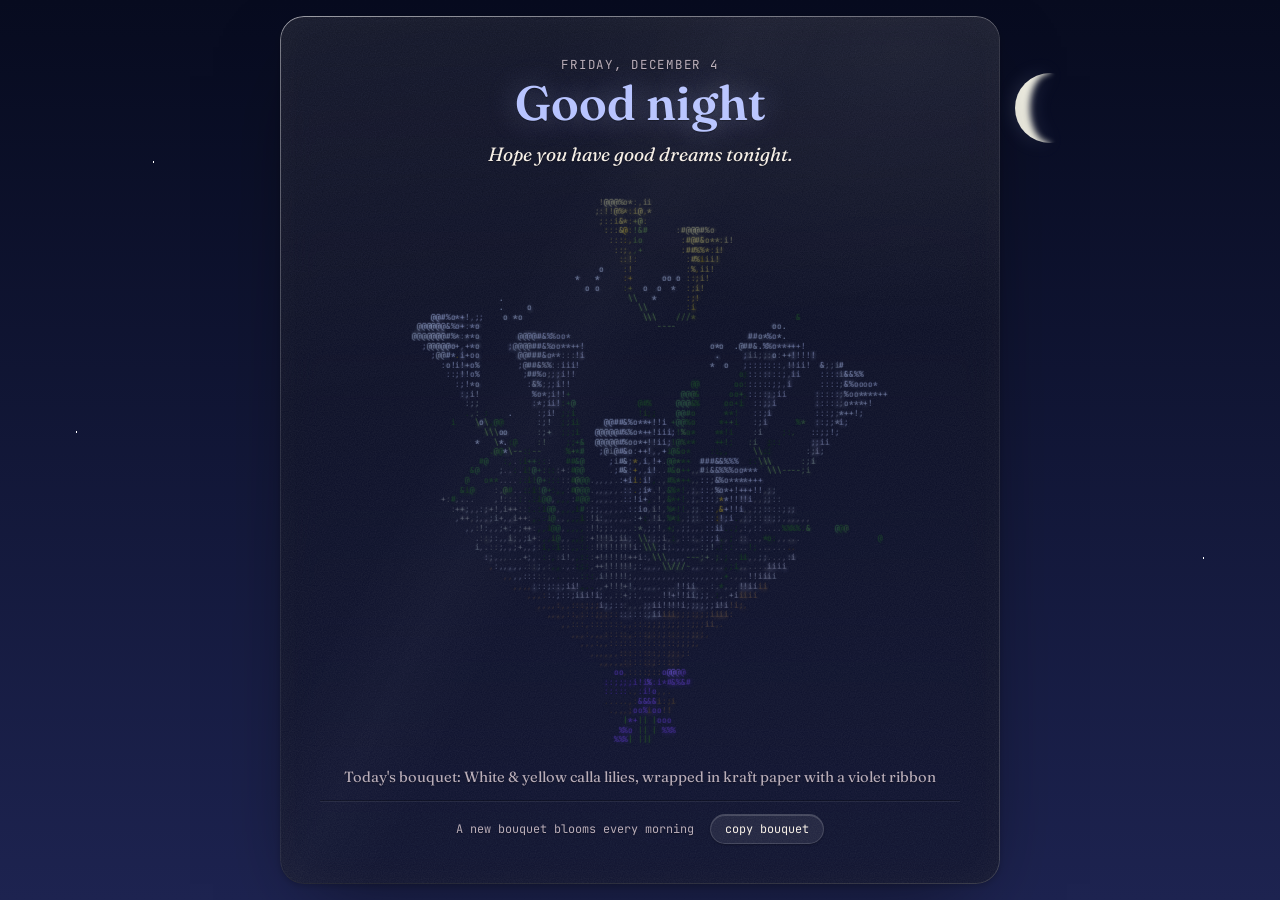
<file: index.html>
<!doctype html>
<html lang="en">
  <head>
    <meta charset="utf-8" />
    <meta name="viewport" content="width=device-width, initial-scale=1, viewport-fit=cover" />
    <title>Daily Flowers</title>
    <meta name="description" content="A fresh ASCII bouquet every morning, with a sweet note for every part of the day." />
    <meta property="og:title" content="Daily Flowers" />
    <meta property="og:description" content="A fresh ASCII bouquet every morning, with a sweet note for every part of the day." />
    <link rel="icon" type="image/png" sizes="192x192" href="icons/icon-192.png" />
    <link rel="icon" type="image/svg+xml" href="icons/icon.svg" />
    <link rel="apple-touch-icon" href="icons/icon-180.png" />
    <link rel="manifest" href="manifest.webmanifest" />
    <meta name="apple-mobile-web-app-title" content="Sen Flowers" />
    <meta name="apple-mobile-web-app-capable" content="yes" />
    <meta name="mobile-web-app-capable" content="yes" />
    <link rel="preconnect" href="https://fonts.googleapis.com" />
    <link rel="preconnect" href="https://fonts.gstatic.com" crossorigin />
    <link
      href="https://fonts.googleapis.com/css2?family=Fraunces:ital,opsz,wght@0,9..144,400;0,9..144,600;1,9..144,400&family=JetBrains+Mono:wght@400;600&display=swap"
      rel="stylesheet"
    />
    <link rel="stylesheet" href="styles.css" />
  </head>
  <body data-period="morning">
    <div class="sky" aria-hidden="true">
      <div class="orb"></div>
      <div class="stars"><span></span><span></span><span></span></div>
    </div>

    <main class="card">
      <header>
        <p class="date" id="date"></p>
        <h1 id="greeting">Good morning</h1>
        <p class="note" id="note"></p>
      </header>

      <figure class="bouquet">
        <div class="stage" id="stage">
          <canvas id="glow" class="glow" aria-hidden="true"></canvas>
          <canvas id="art" class="art" role="img"></canvas>
        </div>
        <figcaption id="caption"></figcaption>
      </figure>

      <footer>
        <span>A new bouquet blooms every morning</span>
        <button type="button" id="copy">copy bouquet</button>
      </footer>
    </main>

    <noscript><p class="noscript">Turn on JavaScript to see today's bouquet.</p></noscript>
    <script type="module" src="js/app.js"></script>
  </body>
</html>
</file>
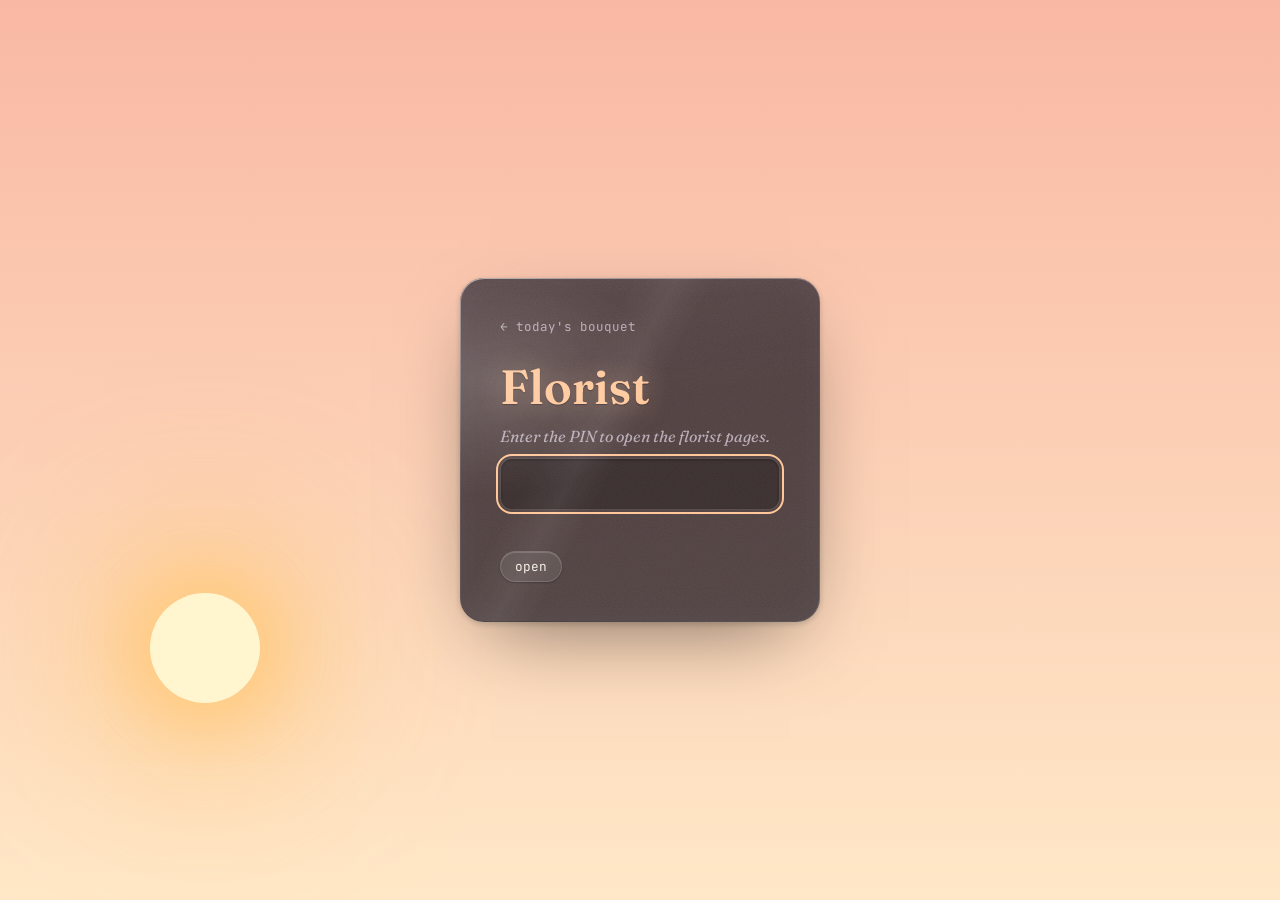
<file: florist.html>
<!doctype html>
<html lang="en">
  <head>
    <meta charset="utf-8" />
    <meta name="viewport" content="width=device-width, initial-scale=1, viewport-fit=cover" />
    <title>Florist · Daily Flowers</title>
    <meta name="robots" content="noindex, nofollow" />
    <link rel="icon" type="image/svg+xml" href="icons/icon.svg" />
    <link rel="apple-touch-icon" href="icons/icon-180.png" />
    <link rel="manifest" href="manifest.webmanifest" />
    <link rel="preconnect" href="https://fonts.googleapis.com" />
    <link rel="preconnect" href="https://fonts.gstatic.com" crossorigin />
    <link
      href="https://fonts.googleapis.com/css2?family=Fraunces:ital,opsz,wght@0,9..144,400;0,9..144,600;1,9..144,400&family=JetBrains+Mono:wght@400;600&display=swap"
      rel="stylesheet"
    />
    <link rel="stylesheet" href="styles.css" />
  </head>
  <body class="scroll locked" data-period="morning">
    <div class="sky" aria-hidden="true">
      <div class="orb"></div>
      <div class="stars"><span></span><span></span><span></span></div>
    </div>

    <main class="card">
      <header>
        <a class="back" href="./">← today's bouquet</a>
        <h1>Florist</h1>
        <p class="lede">Every flower the bouquet rotates through. Pick one to see it in each colour and at any time of day.</p>
      </header>

      <ul class="grid" id="grid"></ul>
    </main>

    <noscript><p class="noscript">Turn on JavaScript to see the flowers.</p></noscript>
    <script type="module" src="js/florist.js"></script>
  </body>
</html>
</file>
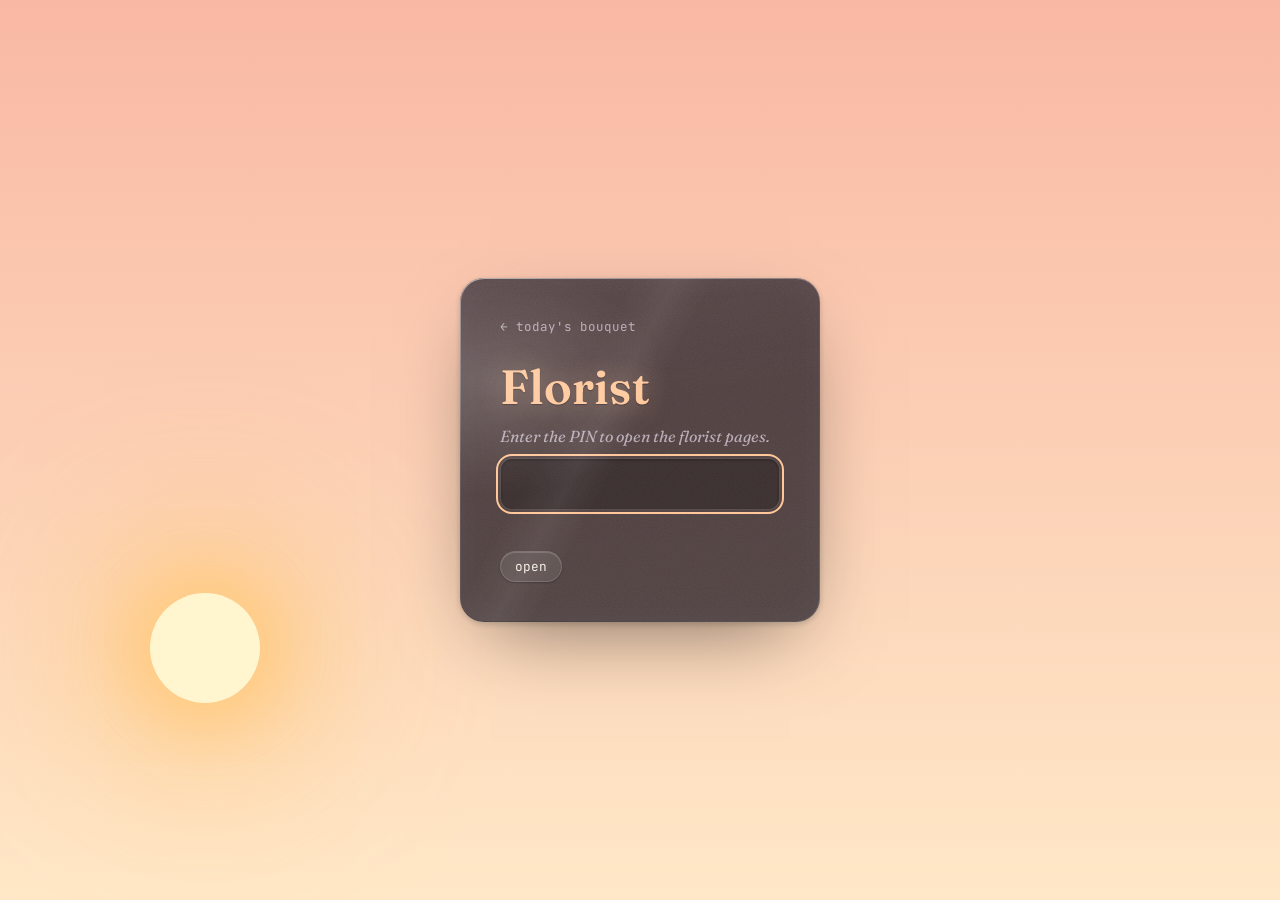
<file: flower.html>
<!doctype html>
<html lang="en">
  <head>
    <meta charset="utf-8" />
    <meta name="viewport" content="width=device-width, initial-scale=1, viewport-fit=cover" />
    <title>Flower · Daily Flowers</title>
    <meta name="robots" content="noindex, nofollow" />
    <link rel="icon" type="image/svg+xml" href="icons/icon.svg" />
    <link rel="apple-touch-icon" href="icons/icon-180.png" />
    <link rel="manifest" href="manifest.webmanifest" />
    <link rel="preconnect" href="https://fonts.googleapis.com" />
    <link rel="preconnect" href="https://fonts.gstatic.com" crossorigin />
    <link
      href="https://fonts.googleapis.com/css2?family=Fraunces:ital,opsz,wght@0,9..144,400;0,9..144,600;1,9..144,400&family=JetBrains+Mono:wght@400;600&display=swap"
      rel="stylesheet"
    />
    <link rel="stylesheet" href="styles.css" />
  </head>
  <body class="scroll locked" data-period="morning">
    <div class="sky" aria-hidden="true">
      <div class="orb"></div>
      <div class="stars"><span></span><span></span><span></span></div>
    </div>

    <main class="card">
      <a class="back" href="florist.html">← florist</a>
      <div class="detail">
        <figure class="bouquet">
          <div class="stage" id="stage">
            <canvas id="glow" class="glow" aria-hidden="true"></canvas>
            <canvas id="art" class="art" role="img"></canvas>
          </div>
          <figcaption id="caption"></figcaption>
        </figure>

        <section class="options">
          <h1 id="name"></h1>
          <p class="chosen" id="chosen"></p>

          <h2 id="colour-label">Colour</h2>
          <div class="swatches" id="varieties" role="group" aria-labelledby="colour-label"></div>

          <h2 id="mix-label">Mixes</h2>
          <div class="swatches" id="mixes" role="group" aria-labelledby="mix-label"></div>

          <h2 id="time-label">Time of day</h2>
          <div class="times" id="times" role="group" aria-labelledby="time-label"></div>

          <div class="actions">
            <button type="button" id="copy">copy bouquet</button>
          </div>
        </section>
      </div>
    </main>

    <noscript><p class="noscript">Turn on JavaScript to see this flower.</p></noscript>
    <script type="module" src="js/flower.js"></script>
  </body>
</html>
</file>
<file: styles.css>
:root {
  --sky-top: #ffd9b8;
  --sky-bottom: #ffeedd;
  --orb: #fff3c4;
  --orb-glow: rgba(255, 214, 140, 0.7);
  --orb-x: 18%;
  --orb-y: 78%;
  --accent: #ffcf9e;
  --card: rgba(24, 18, 30, 0.76);
  /* where the sun or moon glints on the glass, and how strongly */
  --glare-x: 12%;
  --glare-y: 20%;
  --glare: 0.16;
  --text: #f6efe6;
  --muted: #b9adb8;
  --stars: 0;
  --ease: cubic-bezier(0.22, 0.8, 0.3, 1);
  --gutter: 16px;
  --pad: clamp(20px, 5vw, 40px);
}

@media (max-width: 480px), (max-height: 640px) {
  :root {
    --gutter: 8px;
    --pad: 14px;
  }
}

/* short screens (phones in landscape): drop the footer line, keep the button */
@media (max-height: 520px) {
  footer > span {
    display: none;
  }
  .card {
    border-radius: 16px;
  }
}

body[data-period="morning"] {
  --sky-top: #f9b8a4;
  --sky-bottom: #ffe8c7;
  --orb: #fff5cf;
  --orb-glow: rgba(255, 200, 120, 0.75);
  --orb-x: 16%;
  --orb-y: 72%;
  --accent: #ffc79a;
  --glare-x: 8%;
  --glare-y: 30%;
}

body[data-period="afternoon"] {
  --sky-top: #7fc4f2;
  --sky-bottom: #e4f4ff;
  --orb: #fffbe6;
  --orb-glow: rgba(255, 245, 190, 0.85);
  --orb-x: 78%;
  --orb-y: 10%;
  --accent: #ffe08a;
  --glare-x: 82%;
  --glare-y: 0%;
  --glare: 0.2;
}

body[data-period="evening"] {
  --sky-top: #5b3a78;
  --sky-bottom: #f2956b;
  --orb: #ffb36b;
  --orb-glow: rgba(255, 130, 80, 0.7);
  --orb-x: 84%;
  --orb-y: 82%;
  --accent: #ffad80;
  --stars: 0.35;
  --glare-x: 96%;
  --glare-y: 78%;
  --glare: 0.13;
}

body[data-period="night"] {
  --sky-top: #070b1f;
  --sky-bottom: #1d2350;
  --orb: #f1f0e4;
  --orb-glow: rgba(200, 210, 255, 0.35);
  --orb-x: 82%;
  --orb-y: 12%;
  --accent: #b8c4ff;
  --card: rgba(10, 12, 28, 0.7);
  --stars: 1;
  --glare-x: 86%;
  --glare-y: 4%;
  /* how full the moon is, 0 to 1; script sets it from tonight's phase */
  --moon-lit: 0.5;
  --glare: calc(0.03 + 0.07 * var(--moon-lit));
}

* {
  box-sizing: border-box;
}

html,
body {
  margin: 0;
  height: 100%;
  overflow: hidden;
}

/* The page is exactly as tall as the visible screen. On phones the address
   bar comes and goes, so script keeps --app-height in step with the visible
   viewport; dvh is the fallback before script runs. */
body {
  height: 100vh;
  height: 100dvh;
  height: var(--app-height, 100dvh);
  display: flex;
  align-items: center;
  justify-content: center;
  padding: max(var(--gutter), env(safe-area-inset-top)) max(var(--gutter), env(safe-area-inset-right))
    max(var(--gutter), env(safe-area-inset-bottom)) max(var(--gutter), env(safe-area-inset-left));
  font-family: "Fraunces", Georgia, serif;
  color: var(--text);
  background: linear-gradient(180deg, var(--sky-top), var(--sky-bottom));
  background-attachment: fixed;
  transition: background 1.2s ease;
}

/* --- sky: sun / moon and stars --- */

.sky {
  position: fixed;
  inset: 0;
  pointer-events: none;
  z-index: 0;
}

.orb {
  position: absolute;
  left: var(--orb-x);
  top: var(--orb-y);
  width: 110px;
  height: 110px;
  margin: -55px 0 0 -55px;
  border-radius: 50%;
  background: var(--orb);
  box-shadow: 0 0 60px 20px var(--orb-glow), 0 0 160px 60px var(--orb-glow);
  transition: left 1.5s var(--ease), top 1.5s var(--ease), background 1.2s ease;
}

body[data-period="night"] .orb {
  width: 70px;
  height: 70px;
  margin: -35px 0 0 -35px;
  /* the moon itself is an SVG of tonight's phase */
  background: transparent;
  box-shadow: none;
}

/* the glow hugs the lit part only, so it doesn't outline the dark side,
   and grows with how full the moon is */
.orb svg {
  display: block;
  overflow: visible;
  filter: drop-shadow(0 0 calc(6px + 14px * var(--moon-lit)) color-mix(in srgb, var(--orb-glow) calc(40% + 60% * var(--moon-lit)), transparent));
}

.stars {
  position: absolute;
  inset: 0;
  opacity: var(--stars);
  transition: opacity 1.5s ease;
}

/* The stars are split into three groups that each dim and brighten on their
   own uneven cycle, so they twinkle out of step rather than as one. */
.stars span {
  position: absolute;
  inset: 0;
}

.stars span:nth-child(1) {
  background-image:
    radial-gradient(1.5px 1.5px at 12% 18%, #fff 50%, transparent 51%),
    radial-gradient(1px 1px at 63% 6%, #fff 50%, transparent 51%),
    radial-gradient(1.5px 1.5px at 6% 48%, #fff 50%, transparent 51%),
    radial-gradient(1px 1px at 86% 86%, #fff 50%, transparent 51%);
  animation: twinkle 3.1s ease-in-out infinite alternate;
}

.stars span:nth-child(2) {
  background-image:
    radial-gradient(1px 1px at 28% 8%, #fff 50%, transparent 51%),
    radial-gradient(2px 2px at 71% 28%, #fff 50%, transparent 51%),
    radial-gradient(1px 1px at 20% 66%, #fff 50%, transparent 51%),
    radial-gradient(1.5px 1.5px at 52% 94%, #fff 50%, transparent 51%);
  animation: twinkle 4.3s ease-in-out -2.4s infinite alternate;
}

.stars span:nth-child(3) {
  background-image:
    radial-gradient(1.5px 1.5px at 44% 22%, #fff 50%, transparent 51%),
    radial-gradient(1px 1px at 91% 36%, #fff 50%, transparent 51%),
    radial-gradient(1.5px 1.5px at 94% 62%, #fff 50%, transparent 51%),
    radial-gradient(1px 1px at 9% 90%, #fff 50%, transparent 51%);
  animation: twinkle 2.3s ease-in-out -1.3s infinite alternate;
}

/* only dims, never brightens: the stars are already white */
@keyframes twinkle {
  from {
    filter: brightness(1);
  }
  to {
    filter: brightness(0.2);
  }
}

/* --- card: a pane of tinted, lightly frosted glass ---
   The text and art are printed on its front face: they cast a faint shadow
   onto the glass, bright art spreads a little light into the frost, and the
   glare from the sun or moon lies over everything. */

.card {
  position: relative;
  z-index: 1;
  isolation: isolate;
  display: flex;
  flex-direction: column;
  width: 100%;
  max-width: 720px;
  height: 100%;
  max-height: 1000px;
  padding: var(--pad);
  border-radius: 24px;
  background:
    /* frost grain */
    url("data:image/svg+xml,%3Csvg xmlns=%27http://www.w3.org/2000/svg%27 width=%27160%27 height=%27160%27%3E%3Cfilter id=%27n%27%3E%3CfeTurbulence type=%27fractalNoise%27 baseFrequency=%270.85%27 numOctaves=%272%27 stitchTiles=%27stitch%27/%3E%3CfeColorMatrix values=%270 0 0 0 1 0 0 0 0 1 0 0 0 0 1 0.07 0 0 0 0%27/%3E%3C/filter%3E%3Crect width=%27100%25%27 height=%27100%25%27 filter=%27url(%23n)%27/%3E%3C/svg%3E"),
    /* the pane catches a little more light towards the top */
    linear-gradient(170deg, rgba(255, 255, 255, 0.045), rgba(255, 255, 255, 0) 40%),
    linear-gradient(var(--card), var(--card));
  backdrop-filter: blur(18px) saturate(140%);
  -webkit-backdrop-filter: blur(18px) saturate(140%);
  box-shadow:
    0 30px 80px -30px rgba(0, 0, 0, 0.55),
    0 2px 6px rgba(0, 0, 0, 0.18),
    /* thickness: a lit bevel along the top, a darker edge along the bottom */
    inset 0 1px 0 rgba(255, 255, 255, 0.22),
    inset 0 -1px 0 rgba(0, 0, 0, 0.3),
    inset 0 0 0 1px rgba(255, 255, 255, 0.06),
    inset 0 0 40px rgba(255, 255, 255, 0.03);
  text-align: center;
}

/* the polished rim, brightest on the corner facing the light */
.card::before,
.card::after {
  content: "";
  position: absolute;
  inset: 0;
  border-radius: inherit;
  pointer-events: none;
}

.card::before {
  padding: 1px;
  background: linear-gradient(150deg, rgba(255, 255, 255, 0.4), rgba(255, 255, 255, 0.04) 35%, rgba(255, 255, 255, 0) 60%, rgba(255, 255, 255, 0.14));
  -webkit-mask: linear-gradient(#000 0 0) content-box, linear-gradient(#000 0 0);
  -webkit-mask-composite: xor;
  mask: linear-gradient(#000 0 0) content-box exclude, linear-gradient(#000 0 0);
}

/* glare on the surface, over the print */
.card::after {
  z-index: 2;
  background:
    radial-gradient(90% 60% at var(--glare-x) var(--glare-y), rgba(255, 255, 255, var(--glare)), transparent 55%),
    linear-gradient(118deg, transparent 32%, rgba(255, 255, 255, calc(var(--glare) * 0.35)) 40%, transparent 47%);
  mix-blend-mode: screen;
  transition: background 1.2s ease;
}

/* text printed on the glass leaves a faint shadow on it */
header,
figcaption,
footer {
  text-shadow: 0 1px 1px rgba(0, 0, 0, 0.35);
}

header,
figcaption,
footer {
  flex: none;
}

.date {
  margin: 0 0 4px;
  font-family: "JetBrains Mono", ui-monospace, Consolas, monospace;
  font-size: 0.78rem;
  letter-spacing: 0.14em;
  text-transform: uppercase;
  color: var(--muted);
}

h1 {
  margin: 0;
  font-weight: 600;
  font-size: clamp(1.6rem, min(7vw, 5.5vh), 3rem);
  line-height: 1.1;
  color: var(--accent);
  text-shadow: 0 1px 1px rgba(0, 0, 0, 0.35), 0 0 28px color-mix(in srgb, var(--accent) 35%, transparent);
  transition: color 1.2s ease;
}

.note {
  max-width: 34ch;
  margin: min(12px, 1.2vh) auto 0;
  font-style: italic;
  font-size: clamp(0.92rem, min(3.4vw, 2.4vh), 1.2rem);
  line-height: 1.4;
  text-wrap: balance;
}

/* the bouquet takes whatever height the text leaves */
.bouquet {
  flex: 1 1 auto;
  min-height: 0;
  display: flex;
  flex-direction: column;
  margin: min(18px, 1.8vh) 0 0;
}

.stage {
  position: relative;
  flex: 1 1 auto;
  min-height: 0;
  overflow: hidden;
}

/* sized from script to a whole number of character cells */
.art,
.glow {
  position: absolute;
  left: 50%;
  top: 50%;
  translate: -50% -50%;
  display: block;
}

/* The canvases use no filter or blend mode: some iOS versions paint a canvas
   with those inside a backdrop-filter card as a solid white box. */

/* light from the art spreading into the frosted glass behind it; the canvas is
   drawn at a quarter size, so scaling it up softens it without a blur filter */
.glow {
  opacity: 0.35;
}

.art.bloom {
  animation: bloom 1.4s var(--ease) both;
}

.glow.bloom {
  animation: glow-in 1.4s var(--ease) both;
}

@keyframes bloom {
  from {
    opacity: 0;
    transform: scale(0.97);
  }
  to {
    opacity: 1;
    transform: none;
  }
}

@keyframes glow-in {
  from {
    opacity: 0;
  }
}

figcaption {
  margin-top: min(10px, 1vh);
  font-size: clamp(0.78rem, 1.8vh, 0.92rem);
  color: var(--muted);
}

footer {
  display: flex;
  flex-wrap: wrap;
  gap: 8px 16px;
  align-items: center;
  justify-content: center;
  margin-top: min(16px, 1.6vh);
  padding-top: min(14px, 1.4vh);
  /* a line etched into the glass: a dark groove with a lit lip below it */
  border-top: 1px solid rgba(0, 0, 0, 0.28);
  box-shadow: inset 0 1px 0 rgba(255, 255, 255, 0.07);
  font-family: "JetBrains Mono", ui-monospace, Consolas, monospace;
  font-size: 0.74rem;
  color: var(--muted);
}

button {
  font: inherit;
  color: var(--text);
  background: rgba(255, 255, 255, 0.08);
  border: 1px solid rgba(255, 255, 255, 0.14);
  border-radius: 999px;
  box-shadow: inset 0 1px 0 rgba(255, 255, 255, 0.16), 0 1px 2px rgba(0, 0, 0, 0.25);
  padding: 6px 14px;
  cursor: pointer;
  transition: background 0.2s ease;
}

button:hover {
  background: rgba(255, 255, 255, 0.16);
}

button:focus-visible {
  outline: 2px solid var(--accent);
  outline-offset: 2px;
}

.actions {
  display: flex;
  gap: 8px;
}

/* a link that looks like the buttons */
.pill {
  font: inherit;
  color: var(--text);
  text-decoration: none;
  background: rgba(255, 255, 255, 0.08);
  border: 1px solid rgba(255, 255, 255, 0.14);
  border-radius: 999px;
  box-shadow: inset 0 1px 0 rgba(255, 255, 255, 0.16), 0 1px 2px rgba(0, 0, 0, 0.25);
  padding: 6px 14px;
  transition: background 0.2s ease;
}

.pill:hover {
  background: rgba(255, 255, 255, 0.16);
}

.pill:focus-visible {
  outline: 2px solid var(--accent);
  outline-offset: 2px;
}

/* --- gallery and flower pages: taller than the screen, so they scroll --- */

html:has(body.scroll),
body.scroll {
  height: auto;
  overflow: auto;
}

body.scroll {
  min-height: 100dvh;
  align-items: flex-start;
}

body.scroll .card {
  height: auto;
  max-height: none;
  max-width: 1080px;
  margin: auto 0;
  text-align: left;
}

.back {
  display: inline-block;
  margin-bottom: 14px;
  font-family: "JetBrains Mono", ui-monospace, Consolas, monospace;
  font-size: 0.78rem;
  letter-spacing: 0.08em;
  color: var(--muted);
  text-decoration: none;
}

.back:hover,
.back:focus-visible {
  color: var(--text);
}

.lede {
  margin: 8px 0 0;
  font-style: italic;
  color: var(--muted);
}

.grid {
  display: grid;
  grid-template-columns: repeat(auto-fill, minmax(min(100%, 220px), 1fr));
  gap: 14px;
  margin: 24px 0 0;
  padding: 0;
  list-style: none;
}

/* each flower sits on its own small pane, a little lighter than the card */
.tile {
  display: flex;
  flex-direction: column;
  height: 100%;
  padding: 10px 10px 14px;
  border-radius: 16px;
  color: inherit;
  text-decoration: none;
  background: rgba(255, 255, 255, 0.04);
  box-shadow: inset 0 1px 0 rgba(255, 255, 255, 0.1), inset 0 0 0 1px rgba(255, 255, 255, 0.06);
  transition: background 0.25s ease, transform 0.25s var(--ease);
}

.tile:hover,
.tile:focus-visible {
  background: rgba(255, 255, 255, 0.09);
  transform: translateY(-2px);
}

.tile:focus-visible {
  outline: 2px solid var(--accent);
  outline-offset: 2px;
}

.tile .stage {
  flex: none;
  aspect-ratio: 1 / 1.1;
}

.tile h2 {
  margin: 8px 4px 2px;
  font-size: 1.15rem;
  font-weight: 600;
  color: var(--accent);
}

.tile p {
  margin: 0 4px;
  font-family: "JetBrains Mono", ui-monospace, Consolas, monospace;
  font-size: 0.72rem;
  color: var(--muted);
}

.dots {
  display: flex;
  flex-wrap: wrap;
  gap: 5px;
  margin: 10px 4px 0;
}

.dots span {
  width: 12px;
  height: 12px;
  border-radius: 50%;
  background: var(--swatch);
  box-shadow: inset 0 0 0 1px rgba(0, 0, 0, 0.2);
}

/* --- the PIN form in front of the florist pages --- */

body.locked main {
  display: none;
}

body.scroll .gate {
  max-width: 360px;
  margin: auto;
  gap: 12px;
}

.gate label {
  font-style: italic;
  color: var(--muted);
}

.gate input {
  font: 600 1.4rem/1 "JetBrains Mono", ui-monospace, Consolas, monospace;
  letter-spacing: 0.5em;
  text-align: center;
  padding: 10px 12px;
  color: var(--text);
  background: rgba(0, 0, 0, 0.25);
  border: 1px solid rgba(255, 255, 255, 0.14);
  border-radius: 12px;
  box-shadow: inset 0 1px 3px rgba(0, 0, 0, 0.35);
}

.gate input:focus-visible {
  outline: 2px solid var(--accent);
  outline-offset: 2px;
}

.gate-error {
  min-height: 1.2em;
  margin: 0;
  font-size: 0.85rem;
  color: var(--accent);
}

.gate button {
  align-self: flex-start;
  font-family: "JetBrains Mono", ui-monospace, Consolas, monospace;
  font-size: 0.8rem;
}

.gate.shake {
  animation: shake 0.4s ease;
}

@keyframes shake {
  20%,
  60% {
    translate: -6px 0;
  }
  40%,
  80% {
    translate: 6px 0;
  }
}

/* --- one flower: the bouquet beside its options --- */

.detail {
  display: grid;
  grid-template-columns: minmax(0, 1.3fr) minmax(260px, 1fr);
  gap: 28px;
  align-items: start;
}

.detail .stage {
  height: min(72vh, 640px);
}

.detail figcaption {
  text-align: center;
}

.options h1 {
  font-size: clamp(1.8rem, 5vw, 2.6rem);
}

.options h2 {
  margin: 24px 0 10px;
  font-family: "JetBrains Mono", ui-monospace, Consolas, monospace;
  font-size: 0.72rem;
  font-weight: 400;
  letter-spacing: 0.14em;
  text-transform: uppercase;
  color: var(--muted);
}

.options .chosen {
  margin: 6px 0 0;
  font-style: italic;
  font-size: 1.1rem;
}

.swatches,
.times {
  display: flex;
  flex-wrap: wrap;
  gap: 8px;
}

.swatches button {
  width: 34px;
  height: 34px;
  padding: 0;
  background: var(--swatch);
  border: 2px solid transparent;
  box-shadow: inset 0 0 0 1px rgba(0, 0, 0, 0.25), 0 1px 3px rgba(0, 0, 0, 0.3);
}

.swatches button:hover {
  background: var(--swatch);
  transform: scale(1.08);
}

.swatches button[aria-pressed="true"] {
  border-color: var(--text);
  box-shadow: 0 0 0 3px rgba(255, 255, 255, 0.12), 0 0 16px color-mix(in srgb, var(--accent) 50%, transparent);
}

.times button[aria-pressed="true"] {
  color: #1b1520;
  background: var(--accent);
  border-color: transparent;
}

.options .actions {
  margin-top: 28px;
  font-family: "JetBrains Mono", ui-monospace, Consolas, monospace;
  font-size: 0.74rem;
}

@media (max-width: 760px) {
  .detail {
    grid-template-columns: 1fr;
    gap: 8px;
  }
  .detail .stage {
    height: min(58vh, 520px);
  }
}

.noscript {
  position: relative;
  z-index: 1;
  color: #222;
}

@media (prefers-reduced-motion: reduce) {
  *,
  *::before,
  *::after {
    animation: none !important;
    transition: none !important;
  }
}
</file>
